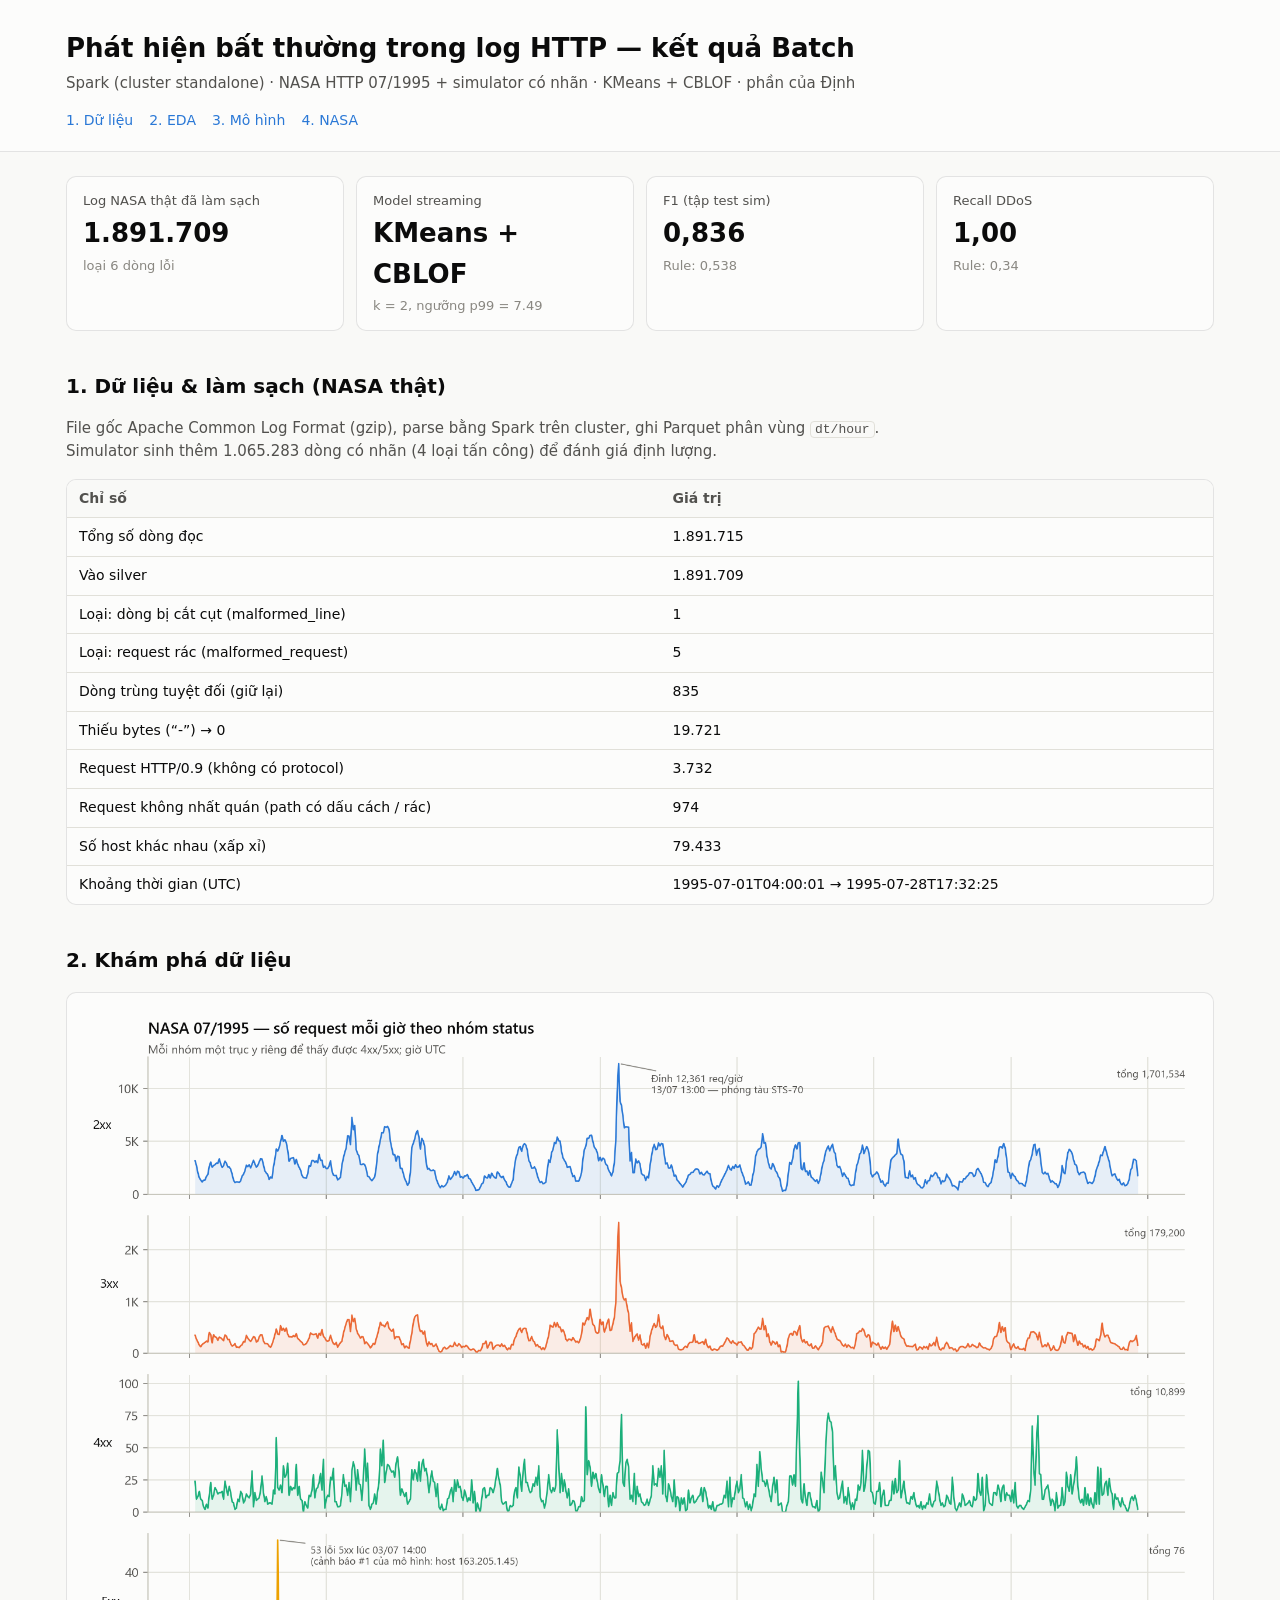
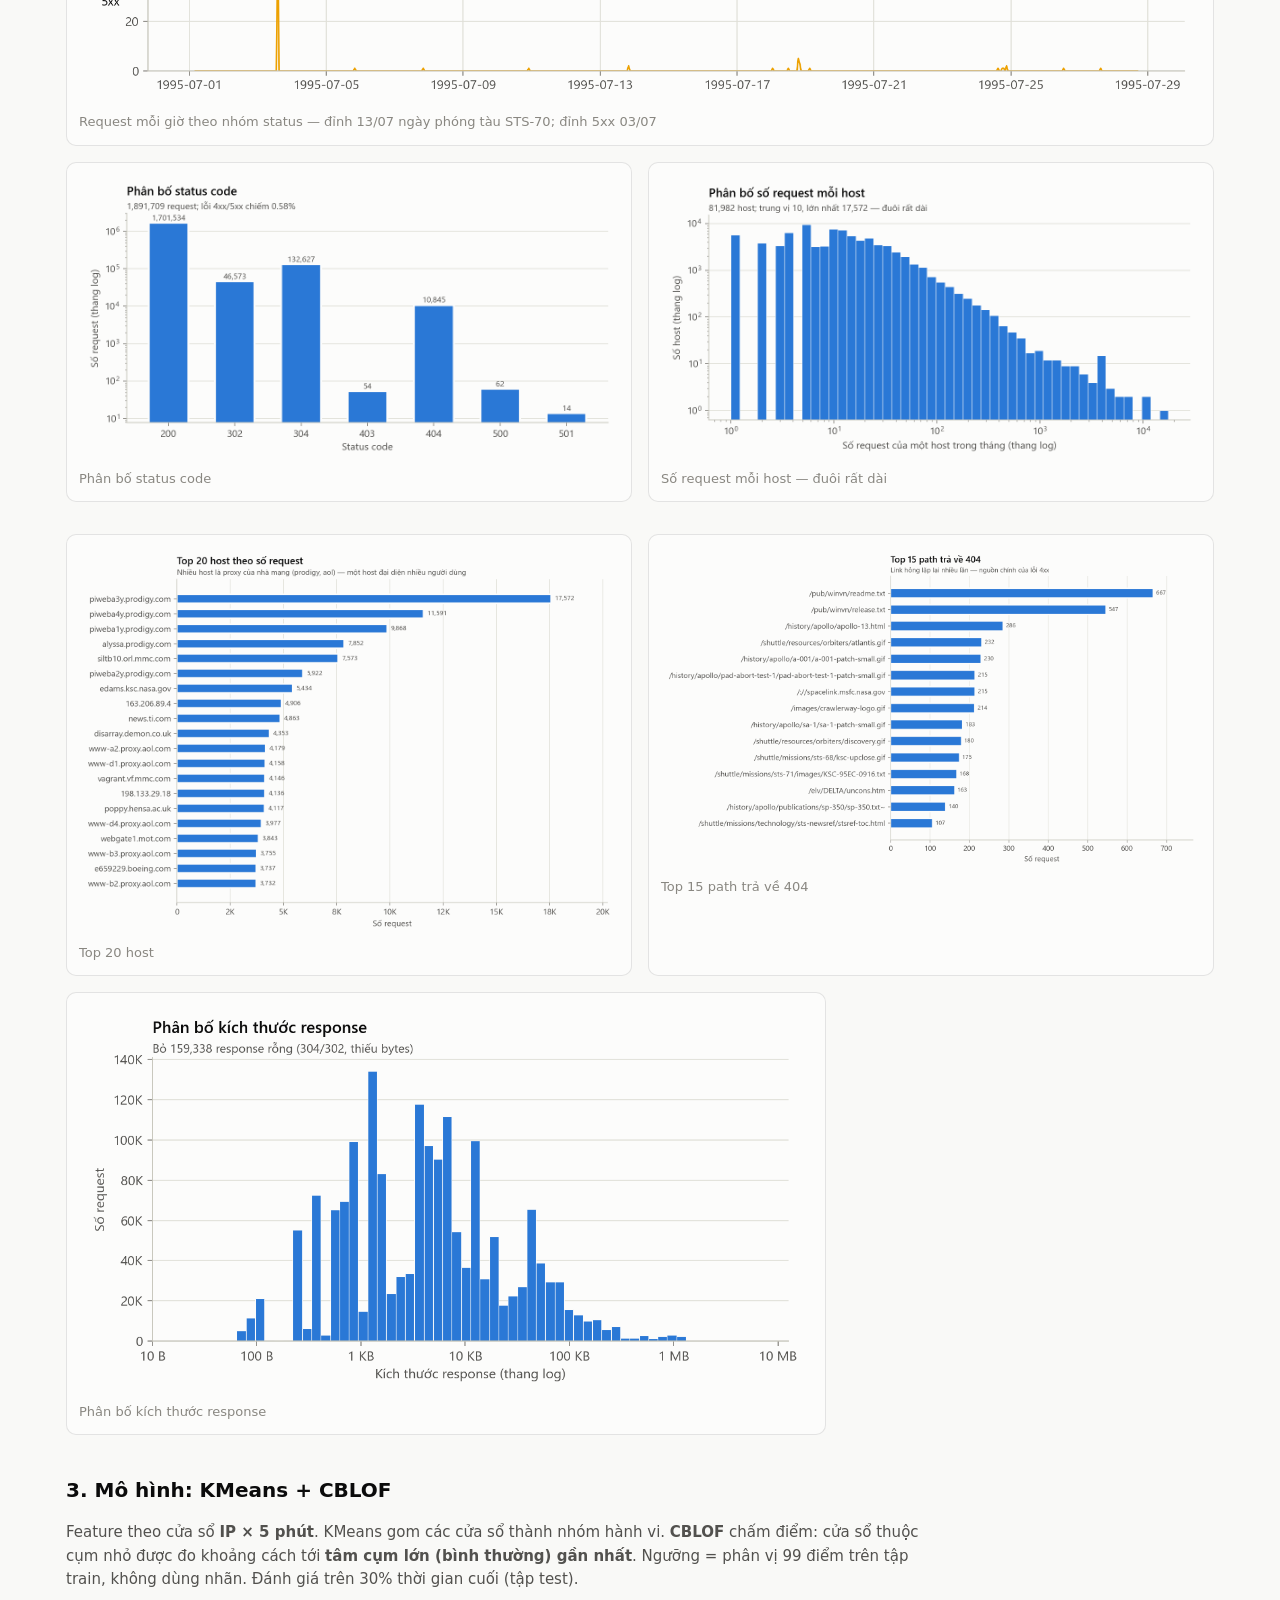
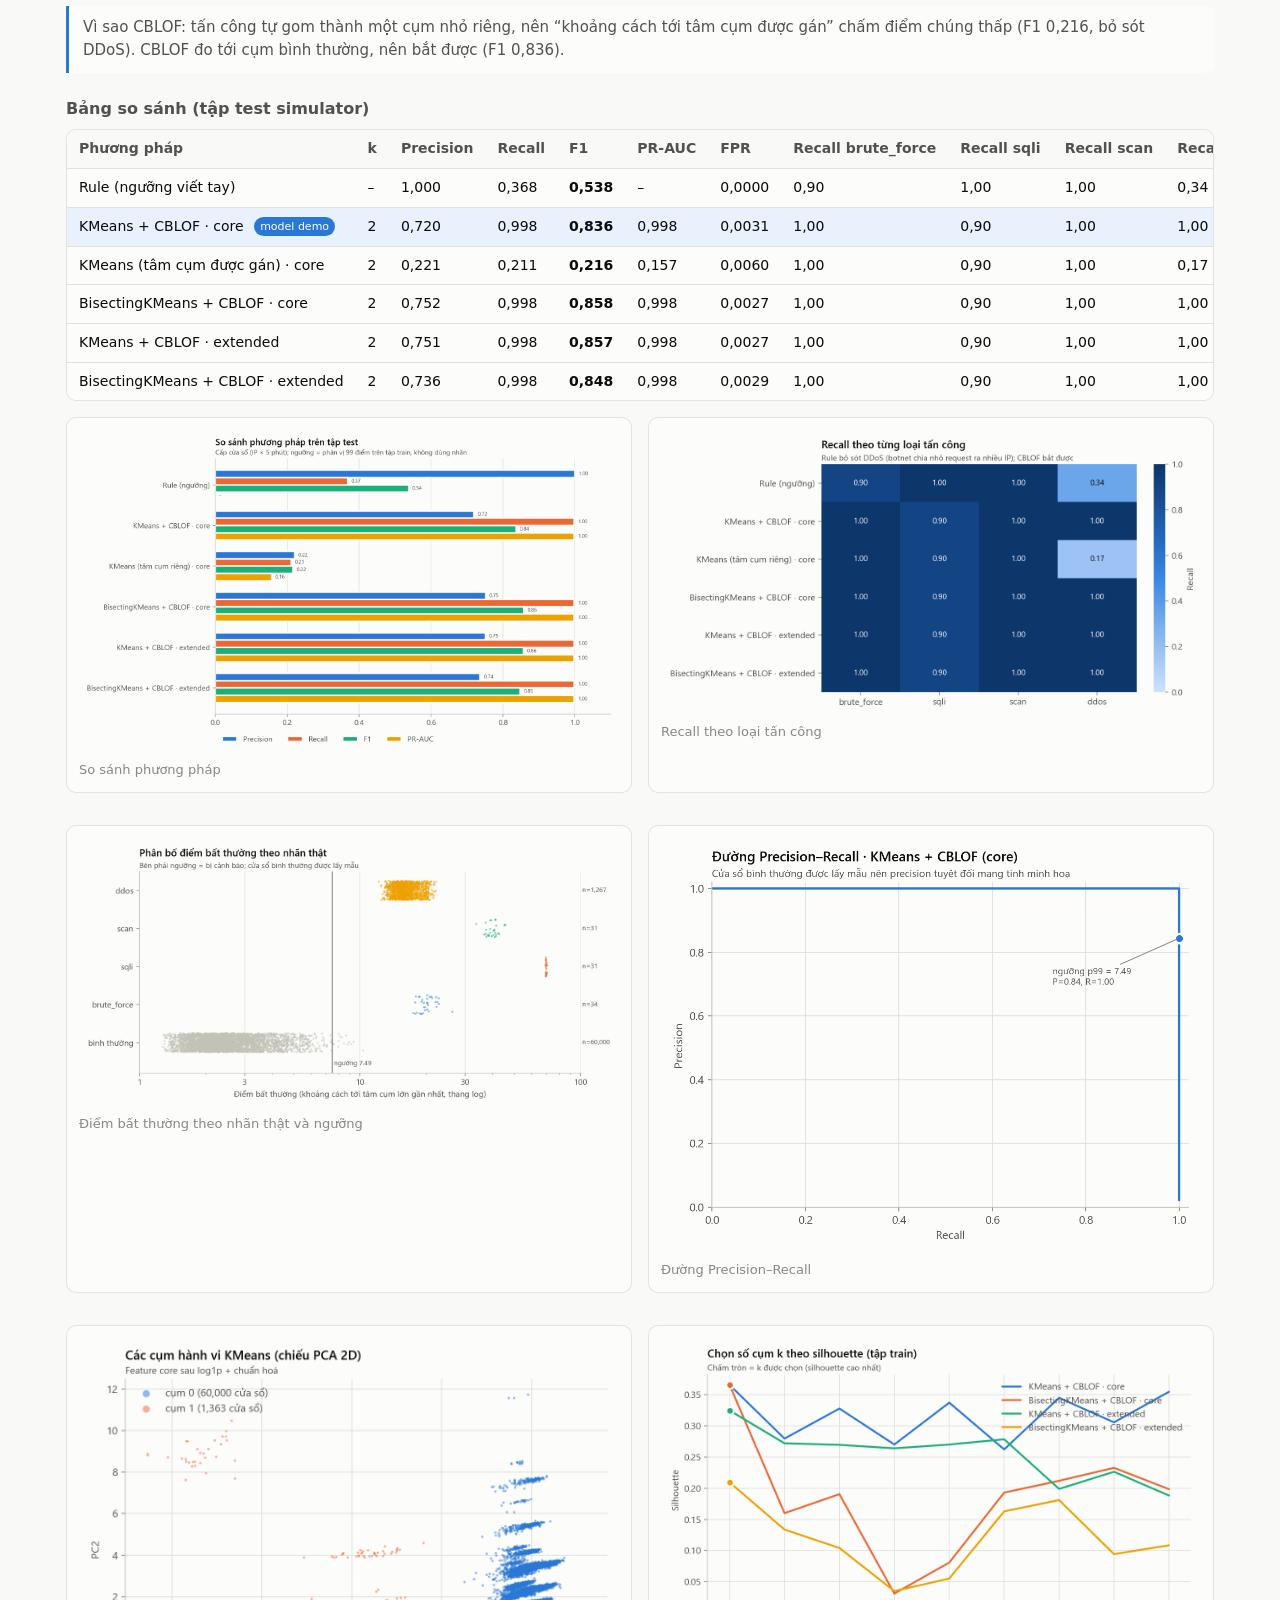
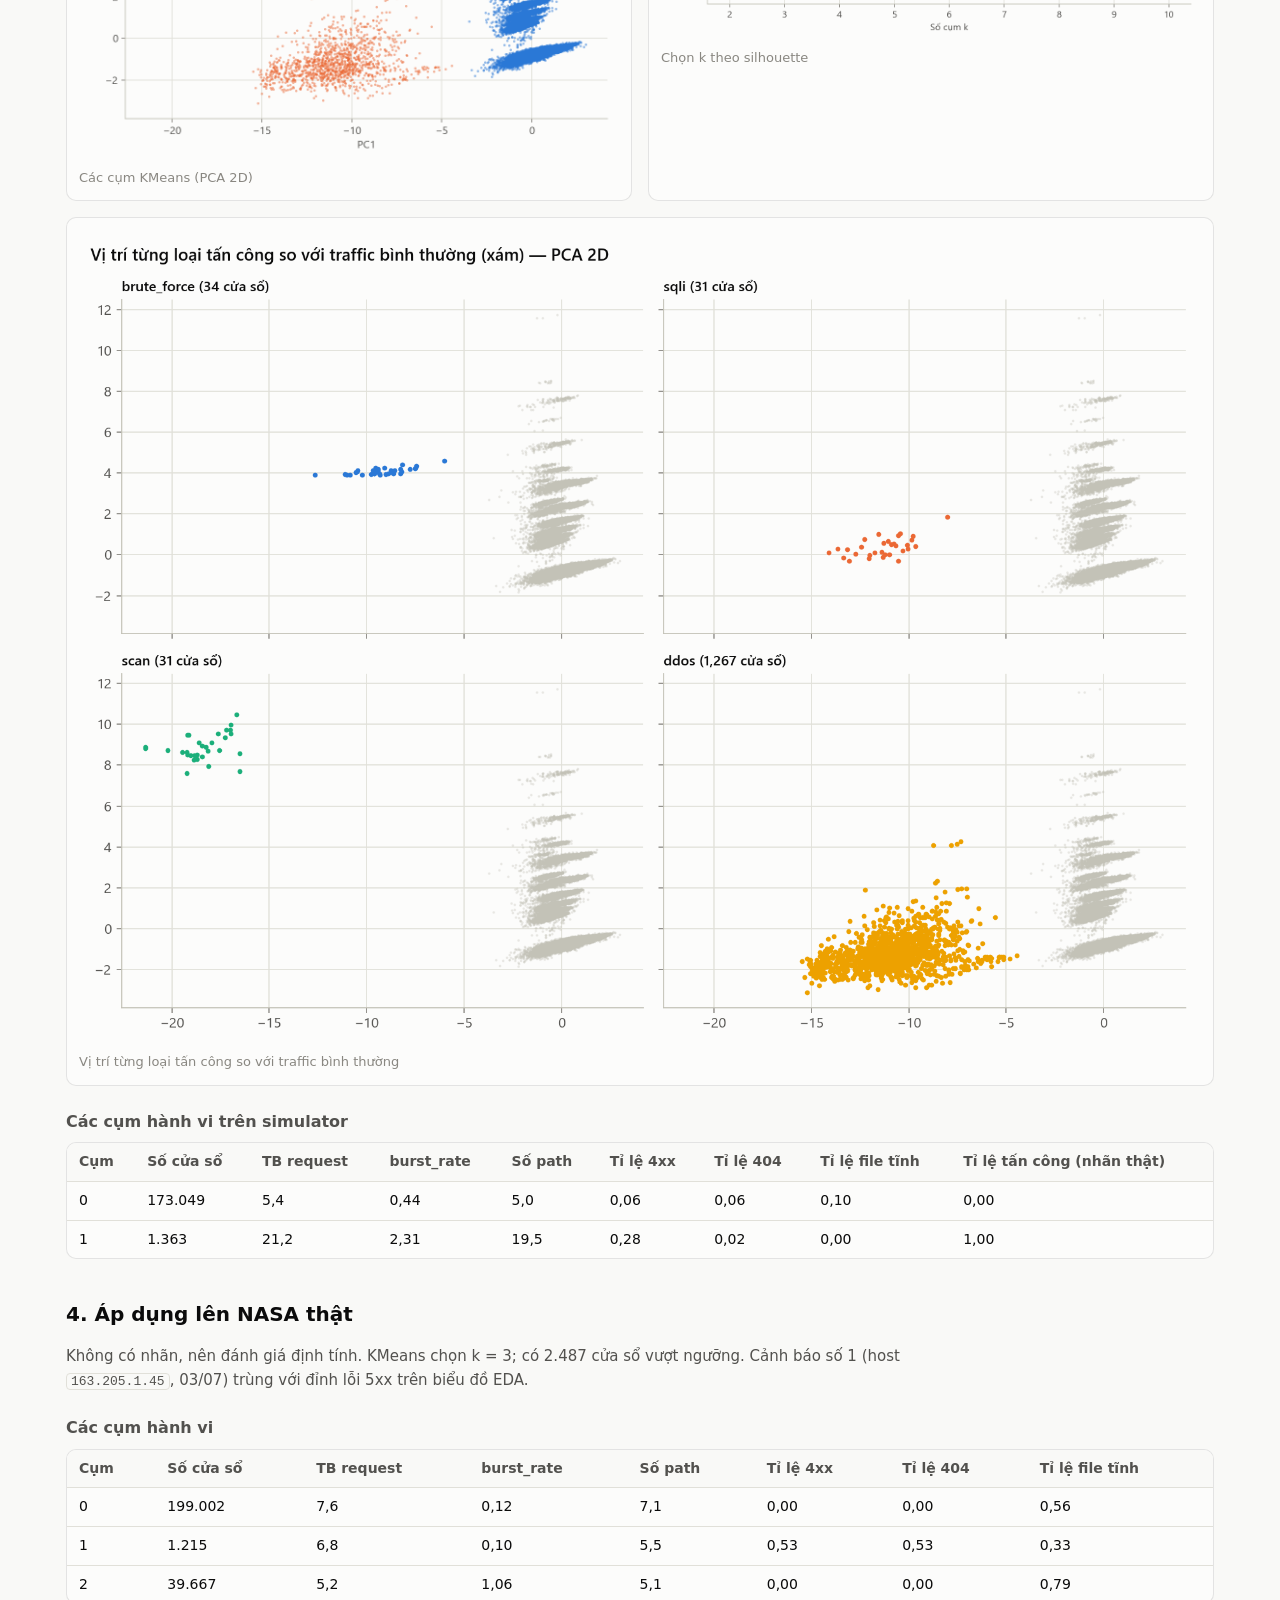
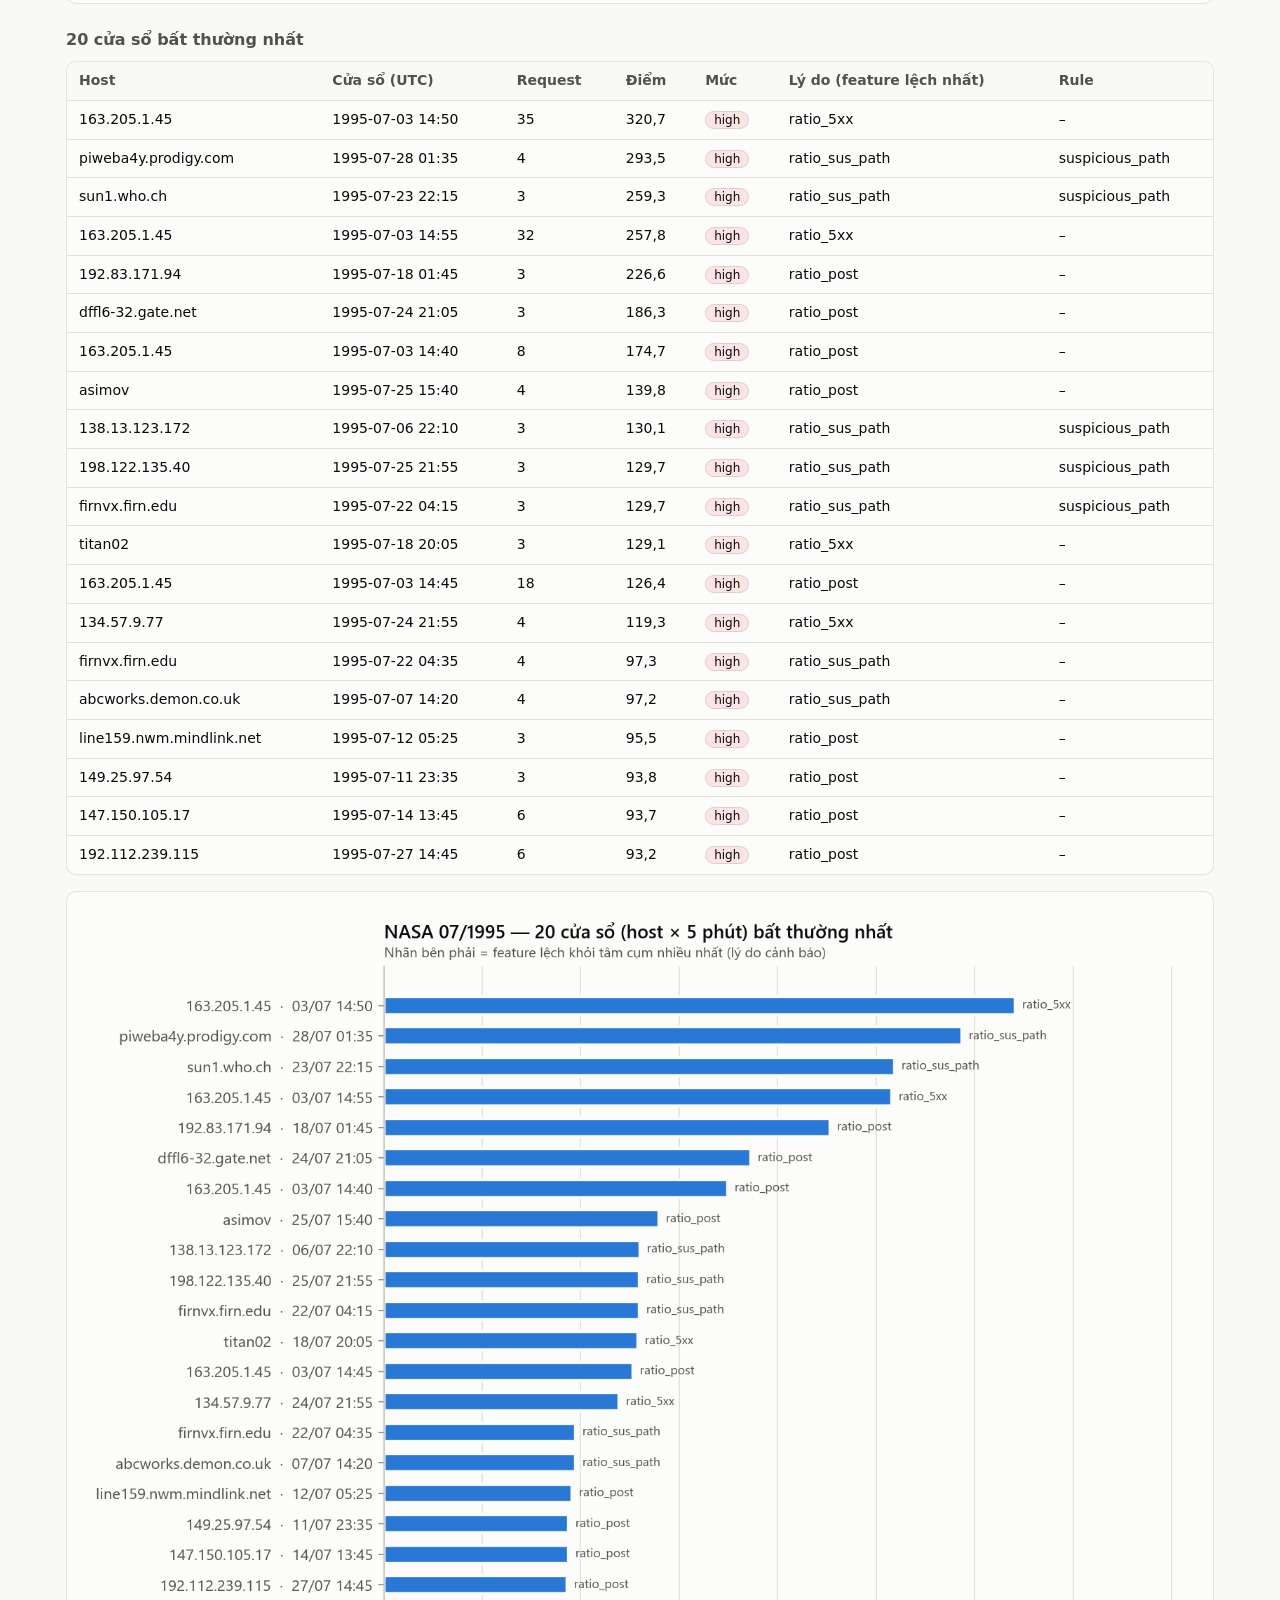
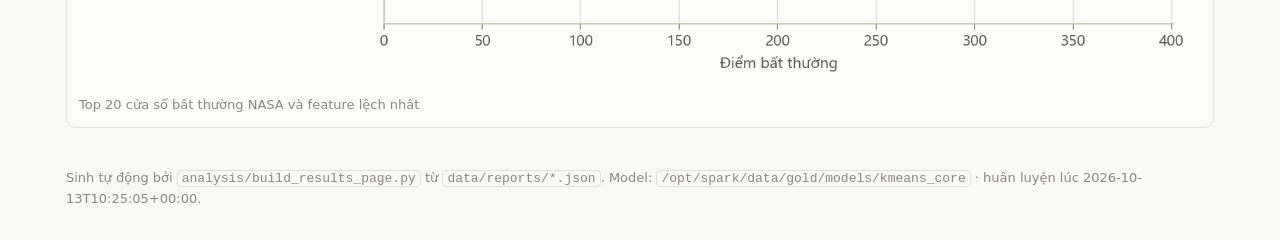
<file: data/reports/index.html>
<!doctype html>
<html lang="vi"><head><meta charset="utf-8"><meta name="viewport" content="width=device-width, initial-scale=1">
<title>Kết quả Batch</title>
<style>
:root { --surface:#fcfcfb; --page:#f9f9f7; --ink:#0b0b0b; --ink2:#52514e; --muted:#898781;
  --grid:#e1e0d9; --accent:#2a78d6; --accent-wash:#e8f1fc; --border:rgba(11,11,11,.10); }
* { box-sizing:border-box; }
body { margin:0; background:var(--page); color:var(--ink); font:15px/1.55 system-ui,-apple-system,"Segoe UI",sans-serif; }
header { background:var(--surface); border-bottom:1px solid var(--border); padding:28px 16px 20px; }
.wrap { max-width:1180px; margin:0 auto; padding:0 16px; }
h1 { font-size:26px; margin:0 0 4px; } h2 { font-size:20px; margin:40px 0 8px; } h3 { font-size:16px; margin:24px 0 8px; color:var(--ink2); }
.sub { color:var(--ink2); margin:0; }
nav { display:flex; gap:16px; flex-wrap:wrap; margin-top:14px; font-size:14px; }
nav a { color:var(--accent); text-decoration:none; }
.tiles { display:grid; grid-template-columns:repeat(auto-fit,minmax(220px,1fr)); gap:12px; margin:24px 0 8px; }
.tile { background:var(--surface); border:1px solid var(--border); border-radius:10px; padding:14px 16px; }
.tl { color:var(--ink2); font-size:13px; } .tv { font-size:26px; font-weight:600; margin:2px 0; } .tn { color:var(--muted); font-size:13px; }
.lead { color:var(--ink2); max-width:860px; }
.tbl { overflow-x:auto; background:var(--surface); border:1px solid var(--border); border-radius:10px; }
table { border-collapse:collapse; width:100%; font-size:14px; }
th, td { padding:8px 12px; border-bottom:1px solid var(--grid); text-align:left; white-space:nowrap; }
th { color:var(--ink2); font-weight:600; background:var(--page); }
td { font-variant-numeric:tabular-nums; } tr:last-child td { border-bottom:0; }
tr.hl td { background:var(--accent-wash); }
.tag { display:inline-block; font-size:11px; padding:1px 6px; border-radius:999px; background:var(--accent); color:#fff; margin-left:6px; vertical-align:1px; }
.sev { font-size:12px; padding:1px 8px; border-radius:999px; border:1px solid var(--border); }
.sev.high { background:#fbe4e4; } .sev.medium { background:#fdf0dc; } .sev.low { background:#eef2f6; }
.grid2 { display:grid; grid-template-columns:repeat(auto-fit,minmax(460px,1fr)); gap:16px; }
figure { margin:16px 0 0; background:var(--surface); border:1px solid var(--border); border-radius:10px; padding:12px; }
figure img { width:100%; height:auto; display:block; }
.narrow { max-width:760px; }
figcaption { color:var(--muted); font-size:13px; margin-top:6px; }
.note { background:var(--surface); border-left:3px solid var(--accent); padding:10px 14px; color:var(--ink2); border-radius:0 8px 8px 0; }
code { background:var(--page); border:1px solid var(--grid); border-radius:4px; padding:0 4px; font-size:13px; }
footer { color:var(--muted); font-size:13px; padding:40px 0 32px; }
@media (max-width:520px) { .grid2 { grid-template-columns:1fr; } h1 { font-size:22px; } }
</style></head>
<body>
<header><div class="wrap">
  <h1>Phát hiện bất thường trong log HTTP — kết quả Batch</h1>
  <p class="sub">Spark (cluster standalone) · NASA HTTP 07/1995 + simulator có nhãn · KMeans + CBLOF · phần của Định</p>
  <nav><a href="#data">1. Dữ liệu</a><a href="#eda">2. EDA</a><a href="#model">3. Mô hình</a><a href="#nasa">4. NASA</a></nav>
</div></header>
<main class="wrap">
  <div class="tiles"><div class="tile"><div class="tl">Log NASA thật đã làm sạch</div><div class="tv">1.891.709</div><div class="tn">loại 6 dòng lỗi</div></div><div class="tile"><div class="tl">Model streaming</div><div class="tv">KMeans + CBLOF</div><div class="tn">k = 2, ngưỡng p99 = 7.49</div></div><div class="tile"><div class="tl">F1 (tập test sim)</div><div class="tv">0,836</div><div class="tn">Rule: 0,538</div></div><div class="tile"><div class="tl">Recall DDoS</div><div class="tv">1,00</div><div class="tn">Rule: 0,34</div></div></div>

<section id="data">
  <h2>1. Dữ liệu & làm sạch (NASA thật)</h2>
  <p class="lead">File gốc Apache Common Log Format (gzip), parse bằng Spark trên cluster, ghi Parquet phân vùng
  <code>dt/hour</code>. Simulator sinh thêm 1.065.283 dòng có nhãn (4 loại tấn công) để đánh giá định lượng.</p>
  <div class="tbl"><table><thead><tr><th>Chỉ số</th><th>Giá trị</th></tr></thead><tbody><tr><td>Tổng số dòng đọc</td><td>1.891.715</td></tr><tr><td>Vào silver</td><td>1.891.709</td></tr><tr><td>Loại: dòng bị cắt cụt (malformed_line)</td><td>1</td></tr><tr><td>Loại: request rác (malformed_request)</td><td>5</td></tr><tr><td>Dòng trùng tuyệt đối (giữ lại)</td><td>835</td></tr><tr><td>Thiếu bytes (“-”) → 0</td><td>19.721</td></tr><tr><td>Request HTTP/0.9 (không có protocol)</td><td>3.732</td></tr><tr><td>Request không nhất quán (path có dấu cách / rác)</td><td>974</td></tr><tr><td>Số host khác nhau (xấp xỉ)</td><td>79.433</td></tr><tr><td>Khoảng thời gian (UTC)</td><td>1995-07-01T04:00:01 → 1995-07-28T17:32:25</td></tr></tbody></table></div>
</section>

<section id="eda">
  <h2>2. Khám phá dữ liệu</h2>
  <figure><img src="figures/nasa_requests_per_hour.png" alt="Request mỗi giờ theo nhóm status — đỉnh 13/07 ngày phóng tàu STS-70; đỉnh 5xx 03/07"><figcaption>Request mỗi giờ theo nhóm status — đỉnh 13/07 ngày phóng tàu STS-70; đỉnh 5xx 03/07</figcaption></figure>
  <div class="grid2">
    <figure><img src="figures/nasa_status_distribution.png" alt="Phân bố status code"><figcaption>Phân bố status code</figcaption></figure>
    <figure><img src="figures/nasa_requests_per_host.png" alt="Số request mỗi host — đuôi rất dài"><figcaption>Số request mỗi host — đuôi rất dài</figcaption></figure>
    <figure><img src="figures/nasa_top_hosts.png" alt="Top 20 host"><figcaption>Top 20 host</figcaption></figure>
    <figure><img src="figures/nasa_top_404_paths.png" alt="Top 15 path trả về 404"><figcaption>Top 15 path trả về 404</figcaption></figure>
  </div>
  <div class="narrow"><figure><img src="figures/nasa_bytes_histogram.png" alt="Phân bố kích thước response"><figcaption>Phân bố kích thước response</figcaption></figure></div>
</section>

<section id="model">
  <h2>3. Mô hình: KMeans + CBLOF</h2>
  <p class="lead">Feature theo cửa sổ <b>IP × 5 phút</b>. KMeans gom các cửa sổ thành nhóm hành vi. <b>CBLOF</b> chấm
  điểm: cửa sổ thuộc cụm nhỏ được đo khoảng cách tới <b>tâm cụm lớn (bình thường) gần nhất</b>. Ngưỡng = phân vị 99
  điểm trên tập train, không dùng nhãn. Đánh giá trên 30% thời gian cuối (tập test).</p>
  <div class="note">Vì sao CBLOF: tấn công tự gom thành một cụm nhỏ riêng, nên “khoảng cách tới tâm cụm được gán”
  chấm điểm chúng thấp (F1 0,216, bỏ sót DDoS).
  CBLOF đo tới cụm bình thường, nên bắt được (F1 0,836).</div>
  <h3>Bảng so sánh (tập test simulator)</h3>
  <div class="tbl"><table><thead><tr><th>Phương pháp</th><th>k</th><th>Precision</th><th>Recall</th><th>F1</th><th>PR-AUC</th><th>FPR</th><th>Recall brute_force</th><th>Recall sqli</th><th>Recall scan</th><th>Recall ddos</th></tr></thead><tbody><tr><td>Rule (ngưỡng viết tay)</td><td>–</td><td>1,000</td><td>0,368</td><td><b>0,538</b></td><td>–</td><td>0,0000</td><td>0,90</td><td>1,00</td><td>1,00</td><td>0,34</td></tr><tr class=hl><td>KMeans + CBLOF · core <span class=tag>model demo</span></td><td>2</td><td>0,720</td><td>0,998</td><td><b>0,836</b></td><td>0,998</td><td>0,0031</td><td>1,00</td><td>0,90</td><td>1,00</td><td>1,00</td></tr><tr><td>KMeans (tâm cụm được gán) · core</td><td>2</td><td>0,221</td><td>0,211</td><td><b>0,216</b></td><td>0,157</td><td>0,0060</td><td>1,00</td><td>0,90</td><td>1,00</td><td>0,17</td></tr><tr><td>BisectingKMeans + CBLOF · core</td><td>2</td><td>0,752</td><td>0,998</td><td><b>0,858</b></td><td>0,998</td><td>0,0027</td><td>1,00</td><td>0,90</td><td>1,00</td><td>1,00</td></tr><tr><td>KMeans + CBLOF · extended</td><td>2</td><td>0,751</td><td>0,998</td><td><b>0,857</b></td><td>0,998</td><td>0,0027</td><td>1,00</td><td>0,90</td><td>1,00</td><td>1,00</td></tr><tr><td>BisectingKMeans + CBLOF · extended</td><td>2</td><td>0,736</td><td>0,998</td><td><b>0,848</b></td><td>0,998</td><td>0,0029</td><td>1,00</td><td>0,90</td><td>1,00</td><td>1,00</td></tr></tbody></table></div>
  <div class="grid2">
    <figure><img src="figures/model_comparison.png" alt="So sánh phương pháp"><figcaption>So sánh phương pháp</figcaption></figure>
    <figure><img src="figures/model_recall_by_attack.png" alt="Recall theo loại tấn công"><figcaption>Recall theo loại tấn công</figcaption></figure>
    <figure><img src="figures/model_score_distribution.png" alt="Điểm bất thường theo nhãn thật và ngưỡng"><figcaption>Điểm bất thường theo nhãn thật và ngưỡng</figcaption></figure>
    <figure><img src="figures/model_pr_curve.png" alt="Đường Precision–Recall"><figcaption>Đường Precision–Recall</figcaption></figure>
    <figure><img src="figures/model_pca_clusters.png" alt="Các cụm KMeans (PCA 2D)"><figcaption>Các cụm KMeans (PCA 2D)</figcaption></figure>
    <figure><img src="figures/model_silhouette_by_k.png" alt="Chọn k theo silhouette"><figcaption>Chọn k theo silhouette</figcaption></figure>
  </div>
  <figure><img src="figures/model_pca_attacks.png" alt="Vị trí từng loại tấn công so với traffic bình thường"><figcaption>Vị trí từng loại tấn công so với traffic bình thường</figcaption></figure>
  <h3>Các cụm hành vi trên simulator</h3>
  <div class="tbl"><table><thead><tr><th>Cụm</th><th>Số cửa sổ</th><th>TB request</th><th>burst_rate</th><th>Số path</th><th>Tỉ lệ 4xx</th><th>Tỉ lệ 404</th><th>Tỉ lệ file tĩnh</th><th>Tỉ lệ tấn công (nhãn thật)</th></tr></thead><tbody><tr><td>0</td><td>173.049</td><td>5,4</td><td>0,44</td><td>5,0</td><td>0,06</td><td>0,06</td><td>0,10</td><td>0,00</td></tr><tr><td>1</td><td>1.363</td><td>21,2</td><td>2,31</td><td>19,5</td><td>0,28</td><td>0,02</td><td>0,00</td><td>1,00</td></tr></tbody></table></div>
</section>

<section id="nasa">
  <h2>4. Áp dụng lên NASA thật</h2>
  <p class="lead">Không có nhãn, nên đánh giá định tính. KMeans chọn k = 3;
  có 2.487 cửa sổ vượt ngưỡng. Cảnh báo số 1 (host <code>163.205.1.45</code>, 03/07) trùng
  với đỉnh lỗi 5xx trên biểu đồ EDA.</p>
  <h3>Các cụm hành vi</h3>
  <div class="tbl"><table><thead><tr><th>Cụm</th><th>Số cửa sổ</th><th>TB request</th><th>burst_rate</th><th>Số path</th><th>Tỉ lệ 4xx</th><th>Tỉ lệ 404</th><th>Tỉ lệ file tĩnh</th></tr></thead><tbody><tr><td>0</td><td>199.002</td><td>7,6</td><td>0,12</td><td>7,1</td><td>0,00</td><td>0,00</td><td>0,56</td></tr><tr><td>1</td><td>1.215</td><td>6,8</td><td>0,10</td><td>5,5</td><td>0,53</td><td>0,53</td><td>0,33</td></tr><tr><td>2</td><td>39.667</td><td>5,2</td><td>1,06</td><td>5,1</td><td>0,00</td><td>0,00</td><td>0,79</td></tr></tbody></table></div>
  <h3>20 cửa sổ bất thường nhất</h3>
  <div class="tbl"><table><thead><tr><th>Host</th><th>Cửa sổ (UTC)</th><th>Request</th><th>Điểm</th><th>Mức</th><th>Lý do (feature lệch nhất)</th><th>Rule</th></tr></thead><tbody><tr><td>163.205.1.45</td><td>1995-07-03 14:50</td><td>35</td><td>320,7</td><td><span class="sev high">high</span></td><td>ratio_5xx</td><td>–</td></tr><tr><td>piweba4y.prodigy.com</td><td>1995-07-28 01:35</td><td>4</td><td>293,5</td><td><span class="sev high">high</span></td><td>ratio_sus_path</td><td>suspicious_path</td></tr><tr><td>sun1.who.ch</td><td>1995-07-23 22:15</td><td>3</td><td>259,3</td><td><span class="sev high">high</span></td><td>ratio_sus_path</td><td>suspicious_path</td></tr><tr><td>163.205.1.45</td><td>1995-07-03 14:55</td><td>32</td><td>257,8</td><td><span class="sev high">high</span></td><td>ratio_5xx</td><td>–</td></tr><tr><td>192.83.171.94</td><td>1995-07-18 01:45</td><td>3</td><td>226,6</td><td><span class="sev high">high</span></td><td>ratio_post</td><td>–</td></tr><tr><td>dffl6-32.gate.net</td><td>1995-07-24 21:05</td><td>3</td><td>186,3</td><td><span class="sev high">high</span></td><td>ratio_post</td><td>–</td></tr><tr><td>163.205.1.45</td><td>1995-07-03 14:40</td><td>8</td><td>174,7</td><td><span class="sev high">high</span></td><td>ratio_post</td><td>–</td></tr><tr><td>asimov</td><td>1995-07-25 15:40</td><td>4</td><td>139,8</td><td><span class="sev high">high</span></td><td>ratio_post</td><td>–</td></tr><tr><td>138.13.123.172</td><td>1995-07-06 22:10</td><td>3</td><td>130,1</td><td><span class="sev high">high</span></td><td>ratio_sus_path</td><td>suspicious_path</td></tr><tr><td>198.122.135.40</td><td>1995-07-25 21:55</td><td>3</td><td>129,7</td><td><span class="sev high">high</span></td><td>ratio_sus_path</td><td>suspicious_path</td></tr><tr><td>firnvx.firn.edu</td><td>1995-07-22 04:15</td><td>3</td><td>129,7</td><td><span class="sev high">high</span></td><td>ratio_sus_path</td><td>suspicious_path</td></tr><tr><td>titan02</td><td>1995-07-18 20:05</td><td>3</td><td>129,1</td><td><span class="sev high">high</span></td><td>ratio_5xx</td><td>–</td></tr><tr><td>163.205.1.45</td><td>1995-07-03 14:45</td><td>18</td><td>126,4</td><td><span class="sev high">high</span></td><td>ratio_post</td><td>–</td></tr><tr><td>134.57.9.77</td><td>1995-07-24 21:55</td><td>4</td><td>119,3</td><td><span class="sev high">high</span></td><td>ratio_5xx</td><td>–</td></tr><tr><td>firnvx.firn.edu</td><td>1995-07-22 04:35</td><td>4</td><td>97,3</td><td><span class="sev high">high</span></td><td>ratio_sus_path</td><td>–</td></tr><tr><td>abcworks.demon.co.uk</td><td>1995-07-07 14:20</td><td>4</td><td>97,2</td><td><span class="sev high">high</span></td><td>ratio_sus_path</td><td>–</td></tr><tr><td>line159.nwm.mindlink.net</td><td>1995-07-12 05:25</td><td>3</td><td>95,5</td><td><span class="sev high">high</span></td><td>ratio_post</td><td>–</td></tr><tr><td>149.25.97.54</td><td>1995-07-11 23:35</td><td>3</td><td>93,8</td><td><span class="sev high">high</span></td><td>ratio_post</td><td>–</td></tr><tr><td>147.150.105.17</td><td>1995-07-14 13:45</td><td>6</td><td>93,7</td><td><span class="sev high">high</span></td><td>ratio_post</td><td>–</td></tr><tr><td>192.112.239.115</td><td>1995-07-27 14:45</td><td>6</td><td>93,2</td><td><span class="sev high">high</span></td><td>ratio_post</td><td>–</td></tr></tbody></table></div>
  <figure><img src="figures/nasa_top_anomalies.png" alt="Top 20 cửa sổ bất thường NASA và feature lệch nhất"><figcaption>Top 20 cửa sổ bất thường NASA và feature lệch nhất</figcaption></figure>
</section>
<footer>Sinh tự động bởi <code>analysis/build_results_page.py</code> từ <code>data/reports/*.json</code>.
Model: <code>/opt/spark/data/gold/models/kmeans_core</code> · huấn luyện lúc 2026-10-13T10:25:05+00:00.</footer>
</main></body></html>
</file>
